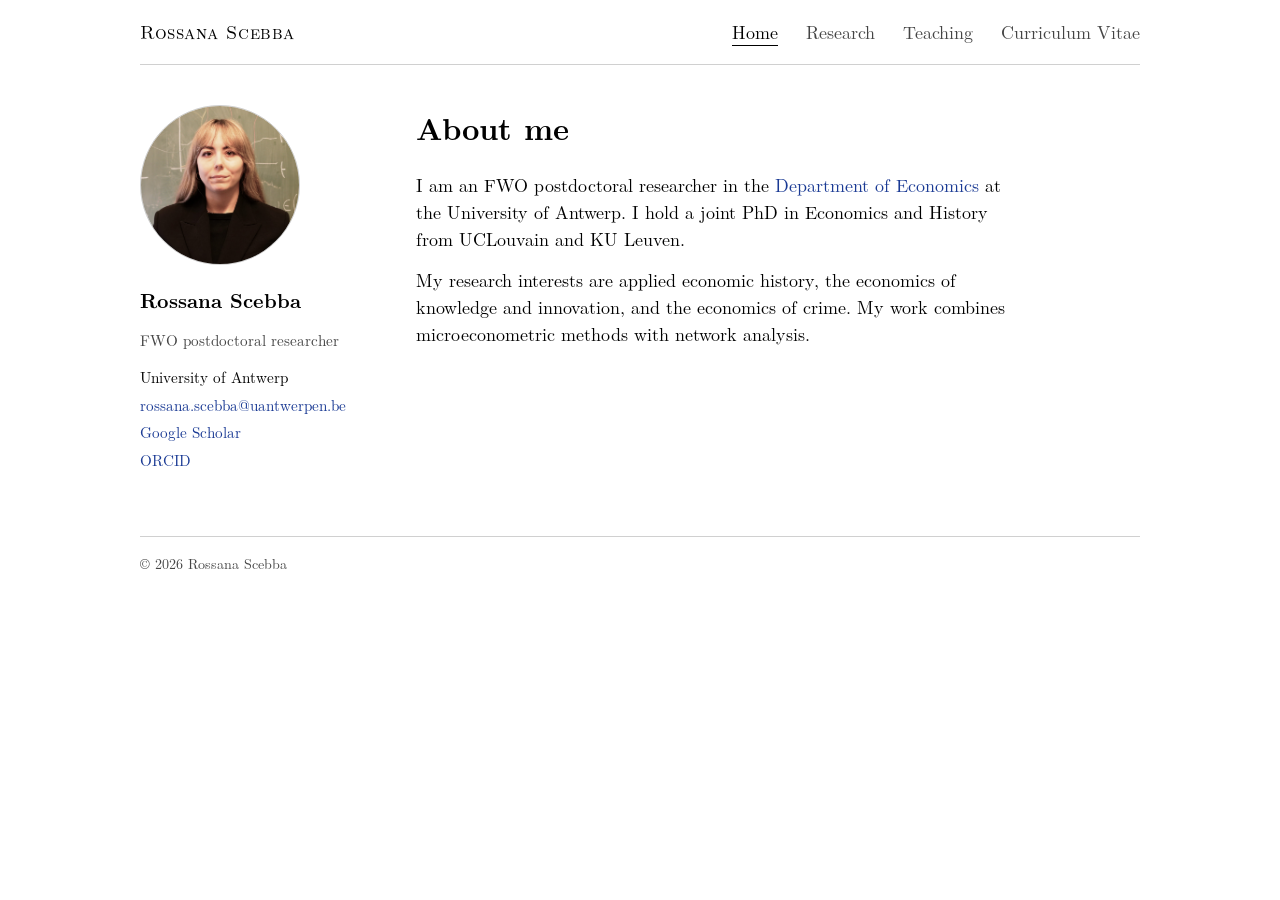
<file: index.html>
<!DOCTYPE html>
<html lang="en">
<head>
<meta charset="utf-8">
<meta name="viewport" content="width=device-width, initial-scale=1">
<meta name="description" content="Rossana Scebba, FWO postdoctoral researcher in economics at the University of Antwerp.">
<title>Rossana Scebba</title>
<link rel="stylesheet" href="style.css">
</head>
<body>

<nav class="bar" aria-label="Pages">
  <a class="name" href="#about">Rossana Scebba</a>
  <a class="tab" href="#about">Home</a>
  <a class="tab" href="#research">Research</a>
  <a class="tab" href="#teaching">Teaching</a>
  <a class="tab" href="#cv">Curriculum Vitae</a>
</nav>

<div class="wrap">
  <aside>
    <div class="photo"><img src="photo.jpg" alt="Rossana Scebba" onerror="this.remove()"><span>RS</span></div>
    <h2>Rossana Scebba</h2>
    <p class="role">FWO postdoctoral researcher</p>
    <ul>
      <li>University of Antwerp</li>
      <li class="mail"><a href="mailto:rossana.scebba@uantwerpen.be">rossana.scebba@uantwerpen.be</a></li>
      <li><a href="https://scholar.google.com/citations?user=8SZ7qaoAAAAJ">Google Scholar</a></li>
      <li><a href="https://orcid.org/0000-0003-4303-6874">ORCID</a></li>
    </ul>
  </aside>

  <main>

    <!-- ===================== ABOUT ===================== -->
    <section id="p-about" data-page>
      <h1>About me</h1>
      <p>I am an FWO postdoctoral researcher in the <a href="https://www.uantwerpen.be/en/research-groups/economics/">Department of Economics</a> at the University of Antwerp. I hold a joint PhD in Economics and History from UCLouvain and KU Leuven.</p>
      <p>My research interests are applied economic history, the economics of knowledge and innovation, and the economics of crime. My work combines microeconometric methods with network analysis.</p>
    </section>

    <!-- ===================== RESEARCH =====================
         Each paper is one <div class="paper"> ... </div> block.
         To add a paper: copy a whole block and change the text.
         To add a link:  <a href="PASTE-LINK">[draft]</a>  inside <p class="links">.
         To add a picture: upload the image to the repository, then use the "Add picture here" line of that paper.
    -->
    <section id="p-research" data-page>
      <h1>Research</h1>

      <h2 class="sec">Working papers</h2>
      <div class="paper">
        <img class="fig" src="cosmos.jpg" alt="" onerror="this.remove()">
        <h3>Flora, Cosmos, Salvatio: Pre-modern Academic Institutions and the Spread of Ideas</h3>
        <p>Joint with David de la Croix and Chiara Zanardello</p>
        <p class="links">
          <a href="https://perso.uclouvain.be/david.delacroix/pdf/spread-of-ideas.pdf">[latest version]</a>
          <a href="https://cepr.org/publications/dp20569">[CEPR discussion paper]</a>
        </p>
        <details class="abs"><summary>Abstract</summary>
          <p>While good ideas can emerge anywhere, it takes a community to develop and disseminate them. In premodern Europe (1084–1793), there were approximately 200 universities and 150 academies of sciences, which were home to thousands of scholars and created an extensive network of intellectual exchange. By reconstructing interpersonal connections that were made via institutional affiliations, we demonstrate how the European academic landscape facilitated the diffusion of ideas and led cities to develop: examples include botanic gardens, astronomical observatories, and Protestantism. Counterfactual simulations reveal that both universities and academies played crucial roles, with academies being particularly effective at connecting distant parts of the network. Moreover, we show that the diffusion of ideas through the network is remarkably resilient, even if we remove key regions such as France or the British Isles. In Europe, ideas gain prominence when they are channeled effectively by powerful institutions.</p>
        </details>
      </div>
      <div class="paper">
        <img class="fig" src="net.jpg" alt="" onerror="this.remove()">
        <h3>Network-Mediated Screening: Evidence from Early Modern Academic Publishing</h3>
        <p><em>[work in progress]</em></p>
        <!-- Add links here: <p class="links"><a href="PASTE-LINK">[draft]</a></p> -->
        <details class="abs"><summary>Abstract</summary>
          <p>In markets where quality is hard to observe, decision-makers may screen unfamiliar counterparts through social ties. I study this mechanism in the early modern academic book market of the Low Countries, where printers selected scholarly manuscripts for publication under commercial risk and incomplete information. Combining bibliographic records from the Short Title Catalogs of Flanders and the Netherlands with academic affiliation data from the Repertorium Eruditorum Totius Europae, I construct a database of 5,329 printer–author dyads spanning 1476–1800 and model each publication event as the printer’s choice among, on average, 250 academic scholars. Scholars with a same-field colleague who has already published with a printer are far more likely to be selected by that printer. This tie is a channel, not a marker of the scholar’s quality: when his sole bridging tie dies, the scholar’s odds of selection by that printer fall by 43% in the years that follow, with no movement before the death. Reliance on the channel appears to be strongest when the institutional environment is least stable. It is near zero before the 1560s, peaks around the Fall of Antwerp (1585), when the Dutch Revolt split the region into the Dutch Republic and the Spanish Netherlands, and fades as the conflict approached its end; after 1585 the effect is present on both sides of the new border and roughly twice as large in the South.</p>
        </details>
      </div>

      <h2 class="sec">Publications</h2>
      <div class="paper">
        <img class="fig" src="lovego.jpg" alt="" onerror="this.remove()">
        <h3>Lov’Ego: Printers and their Partnerships in the Academic Book Trade of Early Modern Louvain (1501–1797)</h3>
        <p>Joint with Violet Soen</p>
        <p><em>Nieuwe Tijdingen</em> (forthcoming)</p>
        <!-- Add links here: <p class="links"><a href="PASTE-LINK">[draft]</a></p> -->
        <!-- Add abstract here: <details class="abs"><summary>Abstract</summary><p>PASTE ABSTRACT</p></details> -->
      </div>
      <div class="paper">
        <img class="fig" src="jca.jpg" alt="" onerror="this.remove()">
        <h3>Bibliographic Metadata as Relational Data: An Interdisciplinary Methodological Guide</h3>
        <p><em>Journal of Cultural Analytics</em>, 11 (1) (2026)</p>
        <!-- Add links here: <p class="links"><a href="PASTE-LINK">[draft]</a></p> -->
        <!-- Add abstract here: <details class="abs"><summary>Abstract</summary><p>PASTE ABSTRACT</p></details> -->
      </div>
      <div class="paper">
        <img class="fig" src="caa.jpg" alt="" onerror="this.remove()">
        <h3>Integrating Library and Prosopographical Data in the Publication Network of the Old University of Louvain</h3>
        <p>Joint with Margherita Fantoli</p>
        <p>In <em>Students, Scholars and Their Books at the University of Louvain (1425–1797)</em>, edited by Violet Soen, Wouter Druwé, Wim François, and Ralph Dekoninck. LECTIO Series, vol. 17. Turnhout: Brepols (2026)</p>
        <!-- Add links here: <p class="links"><a href="PASTE-LINK">[draft]</a></p> -->
        <!-- Add abstract here: <details class="abs"><summary>Abstract</summary><p>PASTE ABSTRACT</p></details> -->
      </div>
      <div class="paper">
         <img class="fig" src="locations.jpg" alt="" onerror="this.remove()">
        <h3>Geolocalization and the Birth-to-Death Distance</h3>
        <p>Joint with David de la Croix</p>
        <p><em>Repertorium Eruditorum Totius Europae</em>, 14, 37–42 (2025)</p>
        <p class="links">
          <a href="https://doi.org/10.14428/rete.v14i0/Locations">[published version]</a>
        </p>
        <details class="abs"><summary>Abstract</summary>
          <p>This note compares our experiences of manual vs programmatic geolocalization. As an application, we provide some results on the distance between place of birth and place of death of the RETE scholars, and showcase a map of RETE’s locations as birth sources and death attractors.</p>
        </details>
      </div>
      <div class="paper">
        <!-- Add picture here: <img class="fig" src="PICTURE-FILE-NAME.png" alt=""> -->
        <h3>Mafia Doesn’t Live Here Anymore: Antimafia Policies and Housing Prices</h3>
        <p>Joint with Francesca Calamunci, Livio Ferrante, and Gianpiero Torrisi</p>
        <p><em>Journal of Regional Science</em>, 63, 1001–1025 (2023)</p>
        <p class="links">
          <a href="https://doi.org/10.1111/jors.12647">[published version]</a>
        </p>
        <details class="abs"><summary>Abstract</summary>
          <p>It is well known that the value of a house depends both on the physical characteristics and on some features of the neighborhood in which it is located. If so, organized-crime activities can significantly affect urban real estate values. Antimafia policies, in turn, can be intended as a tool to influence those external features. This paper compares the effects on real estate values of the two main antimafia policies implemented in Italy since the 1990s at the municipal level. While we do not find any significant effect of dismissal policies on house prices, we find a statistically significant effect of reassignment policies depending on the specific destination of confiscated property.</p>
        </details>
      </div>
      <div class="paper">
        <!-- Add picture here: <img class="fig" src="PICTURE-FILE-NAME.png" alt=""> -->
        <h3>Closed for Mafia: Evidence from the Removal of Mafia Firms on Commercial Property Values</h3>
        <p>Joint with Francesca Calamunci and Livio Ferrante</p>
        <p><em>Journal of Regional Science</em>, 62, 1487–1511 (2022)</p>
        <p class="links">
          <a href="https://doi.org/10.1111/jors.12612">[published version]</a>
        </p>
        <details class="abs"><summary>Abstract</summary>
          <p>Using a sample of almost 7000 Italian municipalities from 2002 to 2019, we investigate how the removal of mafia-infiltrated firms affects commercial sale and rental prices. We conjecture that targeting mafia businesses leads to a reduction in local disamenities and an increase in the demand for commercial properties. Applying the latest methodologies based on difference-in-differences approaches, we show that antimafia policies aimed at confiscating and reassigning mafia firms have positive spillover effects on commercial real estate prices, driving values upward by about 4%. This is especially true for small–medium municipalities in mafia-ridden provinces. The evidence we provide supports the enforcement of antimafia policies with an economic content, as they pose a threat to criminal financial interests and curb the mafia influence in the market.</p>
        </details>
      </div>
    </section>

    <!-- ===================== TEACHING ===================== -->
    <section id="p-teaching" data-page>
      <h1>Teaching</h1>
      <dl class="rows">
        <dt>Research Methods in Economics<small>Teaching assistant, University of Antwerp</small></dt><dd>2026–present</dd>
        <dt>Macroeconomics<small>Teaching assistant, University of Catania</small></dt><dd>2019–2021</dd>
      </dl>
    </section>

    <!-- ===================== CV (shown from Dropbox) ===================== -->
    <section id="p-cv" data-page>
      <h1>Curriculum Vitae</h1>
      <p class="cvopen"><a href="https://www.dropbox.com/scl/fi/religi9s2rrtnhd715tdy/cv.pdf?rlkey=w8lqfwn7vgzg8ymdp0hwk1ccm&amp;dl=0">Open CV as PDF</a></p>
      <iframe class="cvframe" title="Curriculum Vitae (PDF)" loading="lazy" src="https://www.dropbox.com/scl/fi/religi9s2rrtnhd715tdy/cv.pdf?rlkey=w8lqfwn7vgzg8ymdp0hwk1ccm&amp;raw=1"></iframe>
    </section>

  </main>
</div>
<footer>© 2026 Rossana Scebba</footer>

<script>
(function(){
  var pages=[].slice.call(document.querySelectorAll('[data-page]'));
  var tabs=[].slice.call(document.querySelectorAll('.bar a'));
  function show(){
    var id=(location.hash||'#about').slice(1);
    if(!document.getElementById("p-"+id)) id='about';
    pages.forEach(function(p){p.hidden=p.id!=="p-"+id;});
    tabs.forEach(function(t){
      if(t.getAttribute('href')==='#'+id && t.classList.contains('tab')) t.setAttribute('aria-current','page');
      else t.removeAttribute('aria-current');
    });
    window.scrollTo(0,0);
  }
  window.addEventListener('hashchange',show);
  show();
})();
</script>
</body>
</html>
</file>
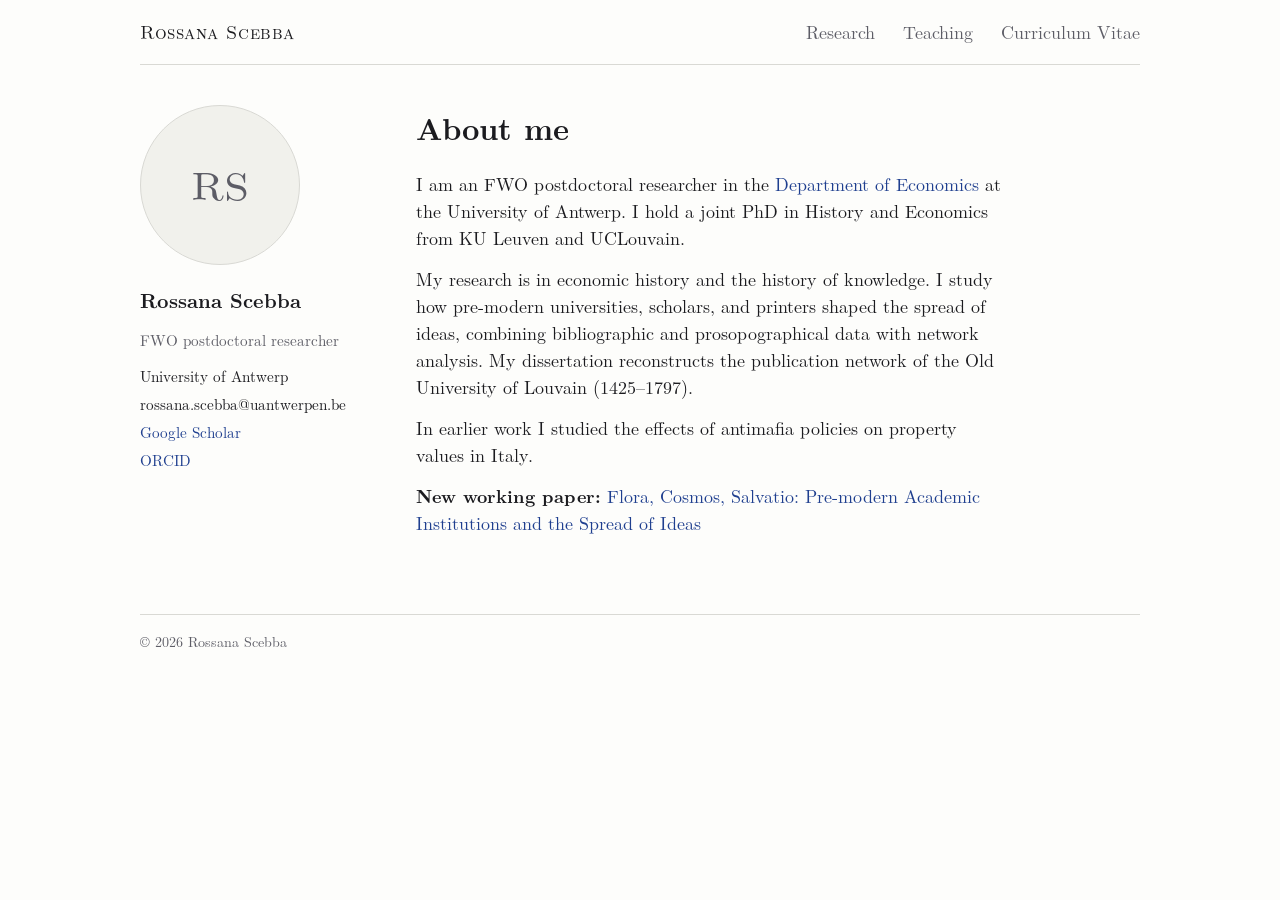
<file: Rossana Scebba.html>
<!doctype html><html><head><meta charset=utf8><meta name=viewport content="width=device-width,initial-scale=1,viewport-fit=cover"><style>:root{color-scheme:light;box-sizing:border-box;padding-top:env(safe-area-inset-top,0px);padding-bottom:env(safe-area-inset-bottom,0px)}html{scroll-padding-top:env(safe-area-inset-top,0px)}body{margin:0;padding:0;font:14px -apple-system,BlinkMacSystemFont,sans-serif;background:#faf9f5;color:#141413}img{max-width:100%}[hidden]:not([hidden=until-found i]){display:none!important}</style></head><body>
<title>Rossana Scebba</title>
<style>
@font-face{font-family:'LM Roman';font-weight:400;font-style:normal;font-display:swap;src:url([data-uri]) format('woff2')}
@font-face{font-family:'LM Roman';font-weight:700;font-style:normal;font-display:swap;src:url([data-uri]) format('woff2')}
@font-face{font-family:'LM Roman';font-weight:400;font-style:italic;font-display:swap;src:url([data-uri]) format('woff2')}
@font-face{font-family:'LM Roman Caps';font-weight:400;font-style:normal;font-display:swap;src:url([data-uri]) format('woff2')}

/* Layout: top bar with page links, fixed-width profile column on the left, one reading column on the right. Set like a LaTeX article. */
:root{
  --paper:#fdfdfb; --ink:#1b1b1f; --muted:#5d5d66; --rule:#d9d9d4; --link:#1f3f8f; --tint:#f1f1ec;
  --serif:'LM Roman','Latin Modern Roman','CMU Serif','Computer Modern',Georgia,'Times New Roman',serif;
  --caps:'LM Roman Caps','LM Roman',Georgia,serif;
}
@media (prefers-color-scheme: dark){:root:not([data-theme="light"]){--paper:#17181c;--ink:#e9e8e3;--muted:#a3a39c;--rule:#35363c;--link:#9db7ff;--tint:#202127;color-scheme:dark}}
:root[data-theme="dark"]{--paper:#17181c;--ink:#e9e8e3;--muted:#a3a39c;--rule:#35363c;--link:#9db7ff;--tint:#202127;color-scheme:dark}
*{box-sizing:border-box}
body{background:var(--paper);color:var(--ink);font-family:var(--serif);font-size:18px;line-height:1.5;padding-inline:20px}
a{color:var(--link);text-decoration:none}
a:hover{text-decoration:underline}
a:focus-visible,button:focus-visible{outline:2px solid var(--link);outline-offset:3px}
.bar{max-width:1000px;margin:0 auto;display:flex;flex-wrap:wrap;gap:6px 28px;align-items:baseline;padding-block:18px;border-bottom:1px solid var(--rule)}
.bar .name{font-family:var(--caps);font-size:1.15rem;letter-spacing:.03em;color:var(--ink);margin-right:auto}
.bar a.tab{color:var(--muted)}
.bar a.tab[aria-current="page"]{color:var(--ink);border-bottom:1px solid var(--ink)}
.wrap{max-width:1000px;margin:0 auto;display:grid;grid-template-columns:220px minmax(0,1fr);gap:56px;padding-block:40px 64px}
aside{display:flex;flex-direction:column;gap:14px;font-size:.95rem}
.photo{width:160px;height:160px;border-radius:50%;background:var(--tint);border:1px solid var(--rule);display:grid;place-items:center;font-family:var(--caps);font-size:2.6rem;color:var(--muted)}
aside h2{font-size:1.25rem;margin:6px 0 0;font-weight:700}
aside .role{color:var(--muted);margin:0}
aside ul{list-style:none;margin:0;padding:0;display:flex;flex-direction:column;gap:5px}
aside .mail{word-break:break-all;user-select:all}
main{min-width:0;max-width:66ch}
h1{font-size:1.9rem;font-weight:700;margin:0 0 20px;text-wrap:balance}
h2.sec{font-family:var(--caps);font-weight:400;font-size:1.2rem;letter-spacing:.04em;margin:36px 0 14px;padding-bottom:4px;border-bottom:1px solid var(--rule)}
p{margin:0 0 14px}
.paper{margin:0 0 20px}
.paper h3{font-size:1.08rem;font-weight:700;margin:0 0 2px;text-wrap:balance}
.paper p{margin:0;color:var(--muted)}
.paper .links a{font-style:italic;margin-right:10px}
dl.rows{display:grid;grid-template-columns:minmax(0,1fr) auto;gap:10px 24px;margin:0}
dl.rows dt{min-width:0}
dl.rows dd{margin:0;color:var(--muted);font-variant-numeric:tabular-nums;white-space:nowrap}
dl.rows small{display:block;font-size:.92rem;color:var(--muted)}
.talks{list-style:none;margin:0;padding:0;display:flex;flex-direction:column;gap:8px}
.yr{font-weight:700;margin:18px 0 8px}
footer{max-width:1000px;margin:0 auto;border-top:1px solid var(--rule);padding-block:16px 32px;color:var(--muted);font-size:.88rem}
@media (max-width:720px){.wrap{grid-template-columns:1fr;gap:28px;padding-block:28px 48px}.photo{width:120px;height:120px;font-size:2rem}}
</style>

<nav class="bar" aria-label="Pages">
  <a class="name" href="#about">Rossana Scebba</a>
  <a class="tab" href="#research">Research</a>
  <a class="tab" href="#teaching">Teaching</a>
  <a class="tab" href="#cv">Curriculum Vitae</a>
</nav>

<div class="wrap">
  <aside>
    <div class="photo" role="img" aria-label="Photo placeholder">RS</div>
    <h2>Rossana Scebba</h2>
    <p class="role">FWO postdoctoral researcher</p>
    <ul>
      <li>University of Antwerp</li>
      <li class="mail">rossana.scebba@uantwerpen.be</li>
      <li><a href="https://scholar.google.com/citations?user=8SZ7qaoAAAAJ">Google Scholar</a></li>
      <li><a href="https://orcid.org/0000-0003-4303-6874">ORCID</a></li>
    </ul>
  </aside>

  <main>
    <section id="p-about" data-page>
      <h1>About me</h1>
      <p>I am an FWO postdoctoral researcher in the <a href="https://www.uantwerpen.be/en/research-groups/economics/">Department of Economics</a> at the University of Antwerp. I hold a joint PhD in History and Economics from KU Leuven and UCLouvain.</p>
      <p>My research is in economic history and the history of knowledge. I study how pre-modern universities, scholars, and printers shaped the spread of ideas, combining bibliographic and prosopographical data with network analysis. My dissertation reconstructs the publication network of the Old University of Louvain (1425–1797).</p>
      <p>In earlier work I studied the effects of antimafia policies on property values in Italy.</p>
      <p><strong>New working paper:</strong> <a href="https://perso.uclouvain.be/david.delacroix/pdf/spread-of-ideas.pdf">Flora, Cosmos, Salvatio: Pre-modern Academic Institutions and the Spread of Ideas</a></p>
    </section>

    <section id="p-research" data-page>
      <h1>Research</h1>
      <h2 class="sec">Working papers</h2>
      <div class="paper">
        <h3>Flora, Cosmos, Salvatio: Pre-modern Academic Institutions and the Spread of Ideas</h3>
        <p>Joint with David de la Croix and Chiara Zanardello</p>
        <p class="links"><a href="https://perso.uclouvain.be/david.delacroix/pdf/spread-of-ideas.pdf">[latest version]</a><a href="https://cepr.org/publications/dp20569">[CEPR discussion paper]</a></p>
      </div>
      <div class="paper">
        <h3>Network-Mediated Screening: Evidence from Early Modern Academic Publishing</h3>
        <p><em>[work in progress]</em></p>
      </div>

      <h2 class="sec">Publications</h2>
      <div class="paper">
        <h3>Lov’Ego: Printers and their Partnerships in the Academic Book Trade of Early Modern Louvain (1501–1797)</h3>
        <p>Joint with Violet Soen</p>
        <p><em>Nieuwe Tijdingen</em> (forthcoming)</p>
      </div>
      <div class="paper">
        <h3>Bibliographic Metadata as Relational Data: An Interdisciplinary Methodological Guide</h3>
        <p><em>Journal of Cultural Analytics</em>, 11 (1) (2026)</p>
      </div>
      <div class="paper">
        <h3>Integrating Library and Prosopographical Data in the Publication Network of the Old University of Louvain</h3>
        <p>Joint with Margherita Fantoli</p>
        <p>In <em>Students, Scholars and Their Books at the University of Louvain (1425–1797)</em>, edited by Violet Soen, Wouter Druwé, Wim François, and Ralph Dekoninck. LECTIO Series, vol. 17. Turnhout: Brepols (2026)</p>
      </div>
      <div class="paper">
        <h3>Geolocalization and the Birth-to-Death Distance</h3>
        <p>Joint with David de la Croix</p>
        <p><em>Repertorium Eruditorum Totius Europae</em>, 14, 37–42 (2025)</p>
        <p class="links"><a href="https://doi.org/10.14428/rete.v14i0/Locations">[published version]</a></p>
      </div>
      <div class="paper">
        <h3>Mafia Doesn’t Live Here Anymore: Antimafia Policies and Housing Prices</h3>
        <p>Joint with Francesca Calamunci, Livio Ferrante, and Gianpiero Torrisi</p>
        <p><em>Journal of Regional Science</em>, 63, 1001–1025 (2023)</p>
      </div>
      <div class="paper">
        <h3>Closed for Mafia: Evidence from the Removal of Mafia Firms on Commercial Property Values</h3>
        <p>Joint with Francesca Calamunci and Livio Ferrante</p>
        <p><em>Journal of Regional Science</em>, 62, 1487–1511 (2022)</p>
      </div>
    </section>

    <section id="p-teaching" data-page>
      <h1>Teaching</h1>
      <dl class="rows">
        <dt>Research Methods in Economics<small>Teaching assistant, University of Antwerp</small></dt><dd>2026–present</dd>
        <dt>Macroeconomics<small>Teaching assistant, University of Catania</small></dt><dd>2019–2021</dd>
      </dl>
    </section>

    <section id="p-cv" data-page>
      <h1>Curriculum Vitae</h1>
      <h2 class="sec">Position</h2>
      <dl class="rows">
        <dt>FWO postdoctoral researcher<small>Department of Economics, University of Antwerp</small></dt><dd>2026–present</dd>
      </dl>
      <h2 class="sec">Education</h2>
      <dl class="rows">
        <dt>Joint PhD in History and Economics<small>KU Leuven and UCLouvain. Thesis: <em>Bridging Data Science and Intellectual History: Computing the Nodes and Edges in the Old University of Louvain (1425–1797)</em></small></dt><dd>2022–2026</dd>
        <dt>Master in Economics, research focus<small>UCLouvain, <em>avec distinction</em></small></dt><dd></dd>
        <dt>PhD in Economics, Management and Statistics<small>University of Messina. Thesis: <em>The effects of non-State institutions on political and economic outcomes in Italy</em></small></dt><dd></dd>
        <dt>Master in Corporate Finance<small>University of Catania, 110/110 <em>cum laude</em></small></dt><dd></dd>
        <dt>Bachelor in Economics<small>University of Catania, 110/110 <em>cum laude</em></small></dt><dd></dd>
      </dl>
      <h2 class="sec">Conferences and seminars</h2>
      <p class="yr">2026</p>
      <ul class="talks">
        <li>ERC Workshop: Historical Human Capital in the Age of Big Data, Louvain-la-Neuve</li>
        <li>Wageningen University Research Seminar, Wageningen</li>
      </ul>
      <p class="yr">2025</p>
      <ul class="talks">
        <li>University of Antwerp Research Seminar, Antwerp</li>
        <li>VNVNG Annual Meeting: Vroegmoderne academici en hun netwerken, Leiden</li>
        <li>XIV Atelier Heloïse Workshop, Prague</li>
        <li>World Economic History Congress, Lund</li>
        <li>LORDE Workshop, Aix-Marseille School of Economics, Marseille</li>
      </ul>
      <p class="yr">2024</p>
      <ul class="talks">
        <li>XIII Atelier Heloïse Workshop, Warsaw</li>
        <li>Historical Network Research Conference, Lausanne</li>
        <li>Louvain FRESH Workshop, UCLouvain, Louvain-la-Neuve</li>
        <li>DH Benelux, KU Leuven, Leuven</li>
        <li>13th Workshop on Growth, History and Development, University of Southern Denmark, Odense</li>
      </ul>
      <p class="yr">2023</p>
      <ul class="talks">
        <li>LECTIO XII Conference: Innovationes Lovanienses, KU Leuven, Leuven</li>
        <li>IRES Lunch Seminar, Louvain-la-Neuve</li>
      </ul>
      <p class="yr">2022</p>
      <ul class="talks">
        <li>Religion, Culture and Economic Growth in Historical Perspective, UCLouvain, Louvain-la-Neuve</li>
        <li>6th Workshop on the Economics of Organized Crime, Naples</li>
      </ul>
      <p class="yr">2021</p>
      <ul class="talks">
        <li>62nd Annual Conference of the Italian Economic Association, online</li>
      </ul>
      <h2 class="sec">Refereeing</h2>
      <p><em>Papers in Regional Science</em>, <em>Journal of Regional Science</em>, <em>Journal of Demographic Economics</em>, <em>Journal of Open Humanities Data</em></p>
      <h2 class="sec">Skills and languages</h2>
      <p>Python, R, Stata, Gephi, Regex, LaTeX</p>
      <p>Italian (native), English (full professional), Dutch (A2), French (A2), Spanish (basic)</p>
    </section>
  </main>
</div>
<footer>© 2026 Rossana Scebba</footer>

<script>
(function(){
  var pages=[].slice.call(document.querySelectorAll('[data-page]'));
  var tabs=[].slice.call(document.querySelectorAll('.bar a'));
  function show(){
    var id=(location.hash||'#about').slice(1);
    if(!document.getElementById("p-"+id)) id='about';
    pages.forEach(function(p){p.hidden=p.id!=="p-"+id;});
    tabs.forEach(function(t){
      if(t.getAttribute('href')==='#'+id && t.classList.contains('tab')) t.setAttribute('aria-current','page');
      else t.removeAttribute('aria-current');
    });
    window.scrollTo(0,0);
  }
  window.addEventListener('hashchange',show);
  show();
})();
</script>

</body></html>
</file>
<file: style.css>
/* Fonts (do not edit) */
@font-face{font-family:'LM Roman';font-weight:400;font-style:normal;font-display:swap;src:url([data-uri]) format('woff2')}
@font-face{font-family:'LM Roman';font-weight:700;font-style:normal;font-display:swap;src:url([data-uri]) format('woff2')}
@font-face{font-family:'LM Roman';font-weight:400;font-style:italic;font-display:swap;src:url([data-uri]) format('woff2')}
@font-face{font-family:'LM Roman Caps';font-weight:400;font-style:normal;font-display:swap;src:url([data-uri]) format('woff2')}

/* Design */
/* Layout: top bar with page links, fixed-width profile column on the left, one reading column on the right. Set like a LaTeX article. */
:root{
  color-scheme:light;
  --paper:#ffffff; --ink:#000000; --muted:#444444; --rule:#d0d0d0; --link:#1a3a94; --tint:#f2f2f2;
  --serif:'LM Roman','Latin Modern Roman','CMU Serif','Computer Modern',Georgia,'Times New Roman',serif;
  --caps:'LM Roman Caps','LM Roman',Georgia,serif;
}
*{box-sizing:border-box}
body{background:var(--paper);color:var(--ink);font-family:var(--serif);font-size:18px;line-height:1.5;padding-inline:20px}
a{color:var(--link);text-decoration:none}
a:hover{text-decoration:underline}
a:focus-visible,button:focus-visible{outline:2px solid var(--link);outline-offset:3px}
.bar{max-width:1000px;margin:0 auto;display:flex;flex-wrap:wrap;gap:6px 28px;align-items:baseline;padding-block:18px;border-bottom:1px solid var(--rule)}
.bar .name{font-family:var(--caps);font-size:1.15rem;letter-spacing:.03em;color:var(--ink);margin-right:auto}
.bar a.tab{color:var(--muted)}
.bar a.tab[aria-current="page"]{color:var(--ink);border-bottom:1px solid var(--ink)}
.wrap{max-width:1000px;margin:0 auto;display:grid;grid-template-columns:220px minmax(0,1fr);gap:56px;padding-block:40px 64px}
aside{display:flex;flex-direction:column;gap:14px;font-size:.95rem}
.photo{width:160px;height:160px;border-radius:50%;background:var(--tint);border:1px solid var(--rule);display:grid;place-items:center;font-family:var(--caps);font-size:2.6rem;color:var(--muted)}
aside h2{font-size:1.25rem;margin:6px 0 0;font-weight:700}
aside .role{color:var(--muted);margin:0}
aside ul{list-style:none;margin:0;padding:0;display:flex;flex-direction:column;gap:5px}
aside .mail{word-break:break-all;user-select:all}
main{min-width:0;max-width:66ch}
h1{font-size:1.9rem;font-weight:700;margin:0 0 20px;text-wrap:balance}
h2.sec{font-family:var(--caps);font-weight:400;font-size:1.2rem;letter-spacing:.04em;margin:36px 0 14px;padding-bottom:4px;border-bottom:1px solid var(--rule)}
p{margin:0 0 14px}
.paper{margin:0 0 20px}
.paper h3{font-size:1.08rem;font-weight:700;margin:0 0 2px;text-wrap:balance}
.paper p{margin:0;color:var(--muted)}
.paper .links a{font-style:italic;margin-right:10px}
dl.rows{display:grid;grid-template-columns:minmax(0,1fr) auto;gap:10px 24px;margin:0}
dl.rows dt{min-width:0}
dl.rows dd{margin:0;color:var(--muted);font-variant-numeric:tabular-nums;white-space:nowrap}
dl.rows small{display:block;font-size:.92rem;color:var(--muted)}
.talks{list-style:none;margin:0;padding:0;display:flex;flex-direction:column;gap:8px}
.yr{font-weight:700;margin:18px 0 8px}
footer{max-width:1000px;margin:0 auto;border-top:1px solid var(--rule);padding-block:16px 32px;color:var(--muted);font-size:.88rem}
@media (max-width:720px){.wrap{grid-template-columns:1fr;gap:28px;padding-block:28px 48px}.photo{width:120px;height:120px;font-size:2rem}}

body{margin:0}
img{max-width:100%}
[hidden]{display:none!important}
.photo{position:relative;overflow:hidden}
.photo img{position:absolute;inset:0;width:100%;height:100%;object-fit:cover}
.paper .links{color:var(--link)}
details.abs{margin-top:6px}
details.abs summary{cursor:pointer;color:var(--link);font-style:italic;width:fit-content}
details.abs p{margin:8px 0 0;color:var(--ink);font-size:.96rem;line-height:1.5;padding-left:14px;border-left:2px solid var(--rule)}
.cvframe{width:100%;height:80vh;min-height:520px;border:1px solid var(--rule);background:var(--tint)}
.cvopen{margin-bottom:14px}
.paper{overflow:hidden}
.paper img.fig{float:right;width:170px;height:auto;margin:4px 0 8px 22px;border:1px solid var(--rule)}
@media (max-width:560px){.paper img.fig{float:none;display:block;width:100%;max-width:260px;margin:0 0 10px}}
</file>
